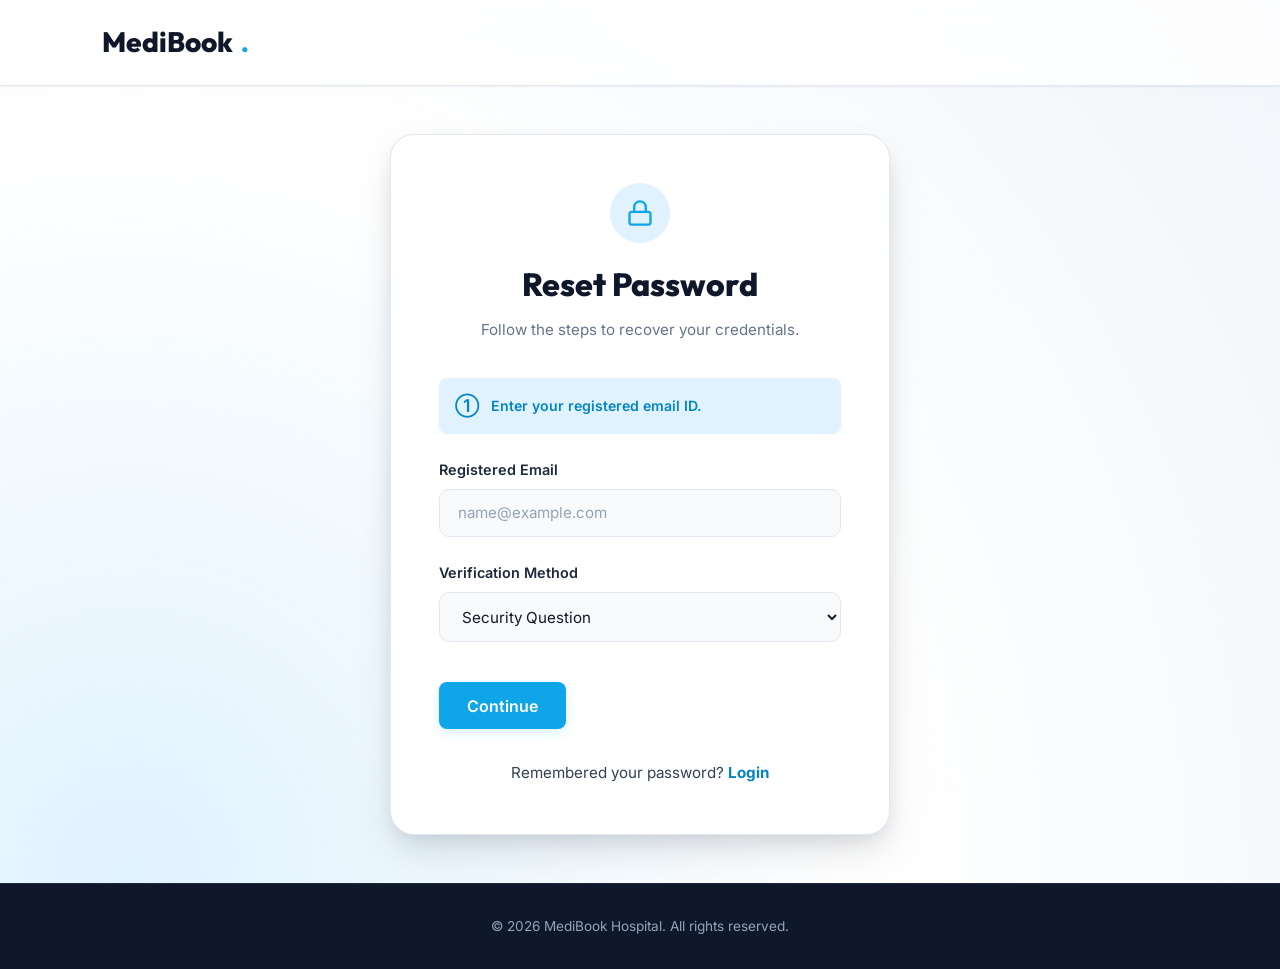
<file: templates/forgot_password.html>
<!DOCTYPE html>
<html lang="en">
<head>
    <meta charset="UTF-8">
    <meta name="viewport" content="width=device-width, initial-scale=1.0">
    <title>Forgot Password - MediBook</title>
    <link rel="stylesheet" href="/static/css/style.css">
</head>
<body style="min-height: 100vh; display: flex; flex-direction: column; background: radial-gradient(circle at 10% 90%, #e0f2fe 0%, #ffffff 50%, #f1f5f9 100%);">
    <nav>
        <a href="/" class="logo">MediBook<span>.</span></a>
    </nav>

    <div style="flex: 1; display: flex; align-items: center; justify-content: center; padding: 3rem 5%;">
        <div class="form-container animated" style="margin: 0; width: 100%; max-width: 500px; box-shadow: var(--shadow-xl);">
            <div style="text-align: center; margin-bottom: 2.25rem;">
                <div style="background-color: var(--pastel-blue); width: 60px; height: 60px; border-radius: 50%; display: flex; align-items: center; justify-content: center; margin: 0 auto 1rem;">
                    <svg xmlns="http://www.w3.org/2000/svg" width="28" height="28" viewBox="0 0 24 24" fill="none" stroke="var(--secondary)" stroke-width="2" stroke-linecap="round" stroke-linejoin="round"><rect x="3" y="11" width="18" height="11" rx="2" ry="2"></rect><path d="M7 11V7a5 5 0 0 1 10 0v4"></path></svg>
                </div>
                <h2 class="form-title" style="margin-bottom: 0.5rem; font-size: 2rem;">Reset Password</h2>
                <p style="color: var(--text-muted); font-size: 0.95rem;">Follow the steps to recover your credentials.</p>
            </div>
            
            <!-- Step 1: Email & Selection -->
            <div id="step1" class="animated">
                <div style="display: flex; gap: 0.75rem; margin-bottom: 1.5rem; align-items: center; background-color: var(--pastel-blue); padding: 0.85rem 1rem; border-radius: 8px; color: var(--secondary-hover); font-weight: 600; font-size: 0.88rem;">
                    <span style="font-size: 1.1rem;">①</span> Enter your registered email ID.
                </div>
                
                <div class="form-group">
                    <label>Registered Email</label>
                    <input type="email" id="resetEmail" required placeholder="name@example.com">
                </div>
                <div class="form-group">
                    <label>Verification Method</label>
                    <select id="verifyMethod" style="cursor: pointer;">
                        <option value="security">Security Question</option>
                        <option value="otp">OTP via Phone (Simulated)</option>
                    </select>
                </div>
                <button class="btn-primary" style="margin-top: 1rem;" onclick="proceedToVerify()">Continue</button>
            </div>
    
            <!-- Step 2: Security Question (Dynamic) -->
            <div id="step2" style="display: none;" class="animated">
                <div style="display: flex; gap: 0.75rem; margin-bottom: 1.5rem; align-items: center; background-color: var(--pastel-blue); padding: 0.85rem 1rem; border-radius: 8px; color: var(--secondary-hover); font-weight: 600; font-size: 0.88rem;">
                    <span style="font-size: 1.1rem;">②</span> Answer your security question.
                </div>
                
                <p id="questionText" style="margin-bottom: 1.5rem; font-weight: 600; color: var(--primary); padding: 1rem; background-color: var(--bg-light); border-radius: 10px; border: 1px solid var(--border-color);"></p>
                
                <div class="form-group">
                    <label>Your Answer</label>
                    <input type="text" id="securityAnswer" required placeholder="Your answer">
                </div>
                <button class="btn-primary" style="margin-top: 1rem;" onclick="verifySecurity()">Verify Answer</button>
            </div>
    
            <!-- Step 3: Password Reset -->
            <div id="step3" style="display: none;" class="animated">
                <div style="display: flex; gap: 0.75rem; margin-bottom: 1.5rem; align-items: center; background-color: var(--pastel-blue); padding: 0.85rem 1rem; border-radius: 8px; color: var(--secondary-hover); font-weight: 600; font-size: 0.88rem;">
                    <span style="font-size: 1.1rem;">③</span> Establish a secure new password.
                </div>
                
                <div class="form-group">
                    <label>New Password</label>
                    <input type="password" id="newPassword" required placeholder="••••••••">
                </div>
                <div class="form-group">
                    <label>Confirm New Password</label>
                    <input type="password" id="confirmNewPassword" required placeholder="••••••••">
                </div>
                <button class="btn-primary" style="margin-top: 1rem;" onclick="resetPassword()">Reset Password</button>
            </div>
            
            <p style="text-align: center; margin-top: 2rem; font-size: 0.95rem;">
                Remembered your password? <a href="/login" style="color: var(--secondary-hover); text-decoration: none; font-weight: 700; transition: var(--transition);">Login</a>
            </p>
        </div>
    </div>

    <footer style="padding: 2rem 5%; background-color: var(--primary);">
        <p style="font-size: 0.85rem; color: var(--text-light); text-align: center;">&copy; 2026 MediBook Hospital. All rights reserved.</p>
    </footer>

    <script>
        let userEmail = '';
 
        async function proceedToVerify() {
            userEmail = document.getElementById('resetEmail').value;
            const method = document.getElementById('verifyMethod').value;
 
            if (!userEmail) return alert("Please enter your email");
 
            if (method === 'security') {
                // Fetch user's security question
                const response = await fetch(`/api/forgot-password/question?email=${userEmail}`);
                const data = await response.json();
                
                if (response.ok) {
                    document.getElementById('step1').style.display = 'none';
                    document.getElementById('step2').style.display = 'block';
                    document.getElementById('questionText').innerText = `Question: ${data.question}`;
                } else {
                    alert(data.detail || "User not found");
                }
            } else {
                alert("OTP verification is simulated. For now, please use the Security Question method.");
            }
        }
 
        async function verifySecurity() {
            const answer = document.getElementById('securityAnswer').value;
            const response = await fetch('/api/forgot-password/verify', {
                method: 'POST',
                headers: {'Content-Type': 'application/json'},
                body: JSON.stringify({email: userEmail, answer: answer})
            });
 
            if (response.ok) {
                document.getElementById('step2').style.display = 'none';
                document.getElementById('step3').style.display = 'block';
            } else {
                alert("Incorrect answer");
            }
        }
 
        async function resetPassword() {
            const pass = document.getElementById('newPassword').value;
            const confirm = document.getElementById('confirmNewPassword').value;
 
            if (pass !== confirm) return alert("Passwords do not match");
 
            const response = await fetch('/api/forgot-password/reset', {
                method: 'POST',
                headers: {'Content-Type': 'application/json'},
                body: JSON.stringify({email: userEmail, new_password: pass})
            });
 
            if (response.ok) {
                alert("Password reset successfully!");
                window.location.href = '/login';
            } else {
                alert("Error resetting password");
            }
        }
    </script>
</body>
</html>
</file>
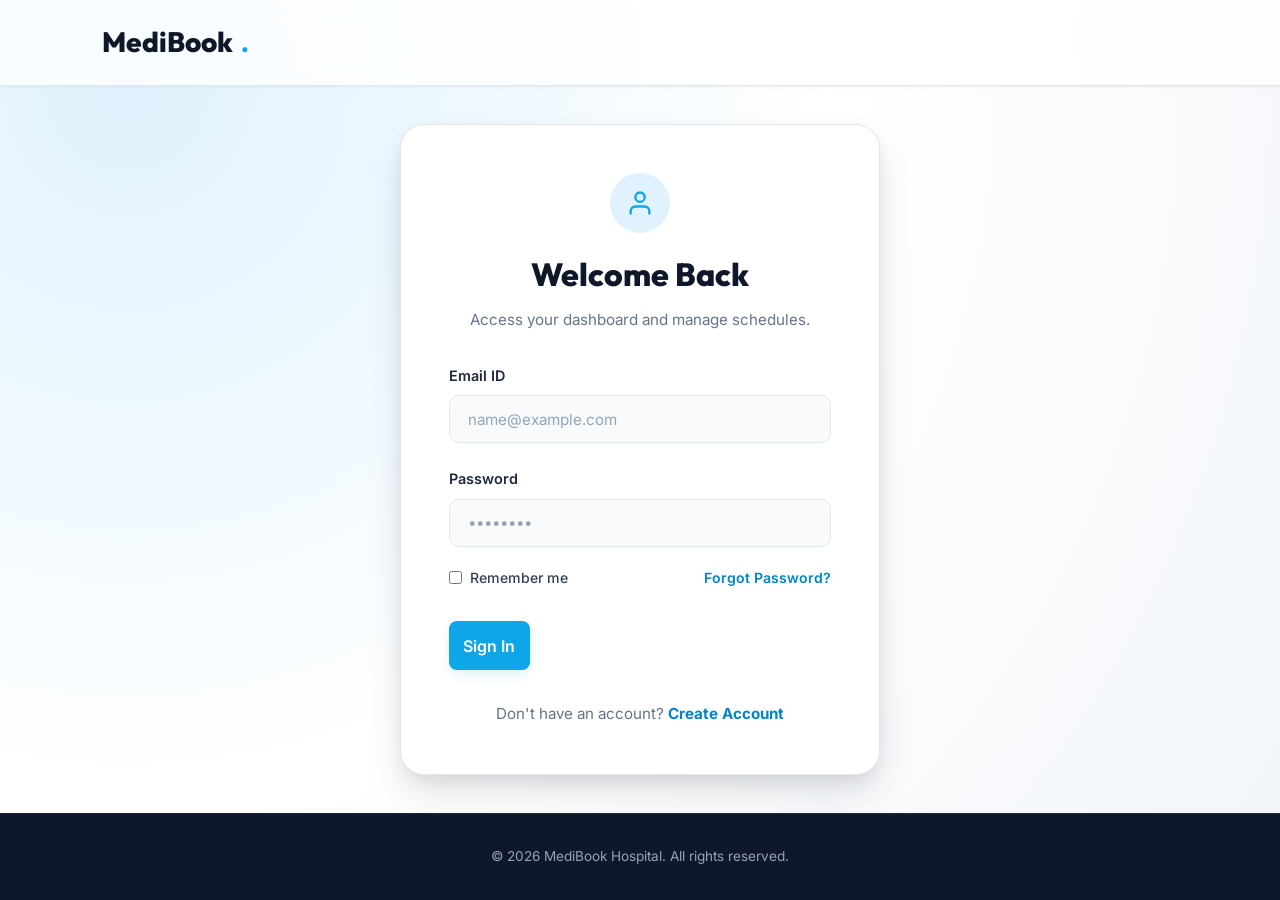
<file: templates/login.html>
<!DOCTYPE html>
<html lang="en">
<head>
    <meta charset="UTF-8">
    <meta name="viewport" content="width=device-width, initial-scale=1.0">
    <title>Login - MediBook</title>
    <link rel="stylesheet" href="/static/css/style.css">
</head>
<body style="min-height: 100vh; display: flex; flex-direction: column; background: radial-gradient(circle at 10% 10%, #e0f2fe 0%, #ffffff 50%, #f1f5f9 100%);">
    <nav>
        <a href="/" class="logo">MediBook<span>.</span></a>
    </nav>

    <div style="flex: 1; display: flex; align-items: center; justify-content: center; padding: 2rem 5%;">
        <div class="form-container animated" style="margin: 0; width: 100%; max-width: 480px; box-shadow: var(--shadow-xl);">
            <div style="text-align: center; margin-bottom: 2rem;">
                <div style="background-color: var(--pastel-blue); width: 60px; height: 60px; border-radius: 50%; display: flex; align-items: center; justify-content: center; margin: 0 auto 1rem;">
                    <svg xmlns="http://www.w3.org/2000/svg" width="28" height="28" viewBox="0 0 24 24" fill="none" stroke="var(--secondary)" stroke-width="2" stroke-linecap="round" stroke-linejoin="round"><path d="M20 21v-2a4 4 0 0 0-4-4H8a4 4 0 0 0-4 4v2"></path><circle cx="12" cy="7" r="4"></circle></svg>
                </div>
                <h2 class="form-title" style="margin-bottom: 0.5rem; font-size: 2rem;">Welcome Back</h2>
                <p style="color: var(--text-muted); font-size: 0.95rem;">Access your dashboard and manage schedules.</p>
            </div>
            
            <form action="/api/login" method="POST">
                <div class="form-group">
                    <label>Email ID</label>
                    <input type="email" name="email" required placeholder="name@example.com">
                </div>
                <div class="form-group" style="margin-bottom: 1.25rem;">
                    <label>Password</label>
                    <input type="password" name="password" required placeholder="••••••••">
                </div>
                
                <div style="display: flex; justify-content: space-between; align-items: center; margin-bottom: 2rem; font-size: 0.88rem;">
                    <label style="display: flex; align-items: center; gap: 0.5rem; font-weight: 500; color: var(--text-main); cursor: pointer;">
                        <input type="checkbox" style="width: auto; cursor: pointer; accent-color: var(--secondary);"> Remember me
                    </label>
                    <a href="/forgot-password" style="color: var(--secondary-hover); text-decoration: none; font-weight: 600; transition: var(--transition);">Forgot Password?</a>
                </div>
    
                <button type="submit" class="btn-primary" style="padding: 0.9rem;">Sign In</button>
            </form>
    
            <p style="text-align: center; margin-top: 2rem; font-size: 0.95rem; color: var(--text-muted);">
                Don't have an account? <a href="/register" style="color: var(--secondary-hover); text-decoration: none; font-weight: 700; transition: var(--transition);">Create Account</a>
            </p>
        </div>
    </div>

    <footer style="padding: 2rem 5%; background-color: var(--primary);">
        <p style="font-size: 0.85rem; color: var(--text-light); text-align: center;">&copy; 2026 MediBook Hospital. All rights reserved.</p>
    </footer>
</body>
</html>
</file>
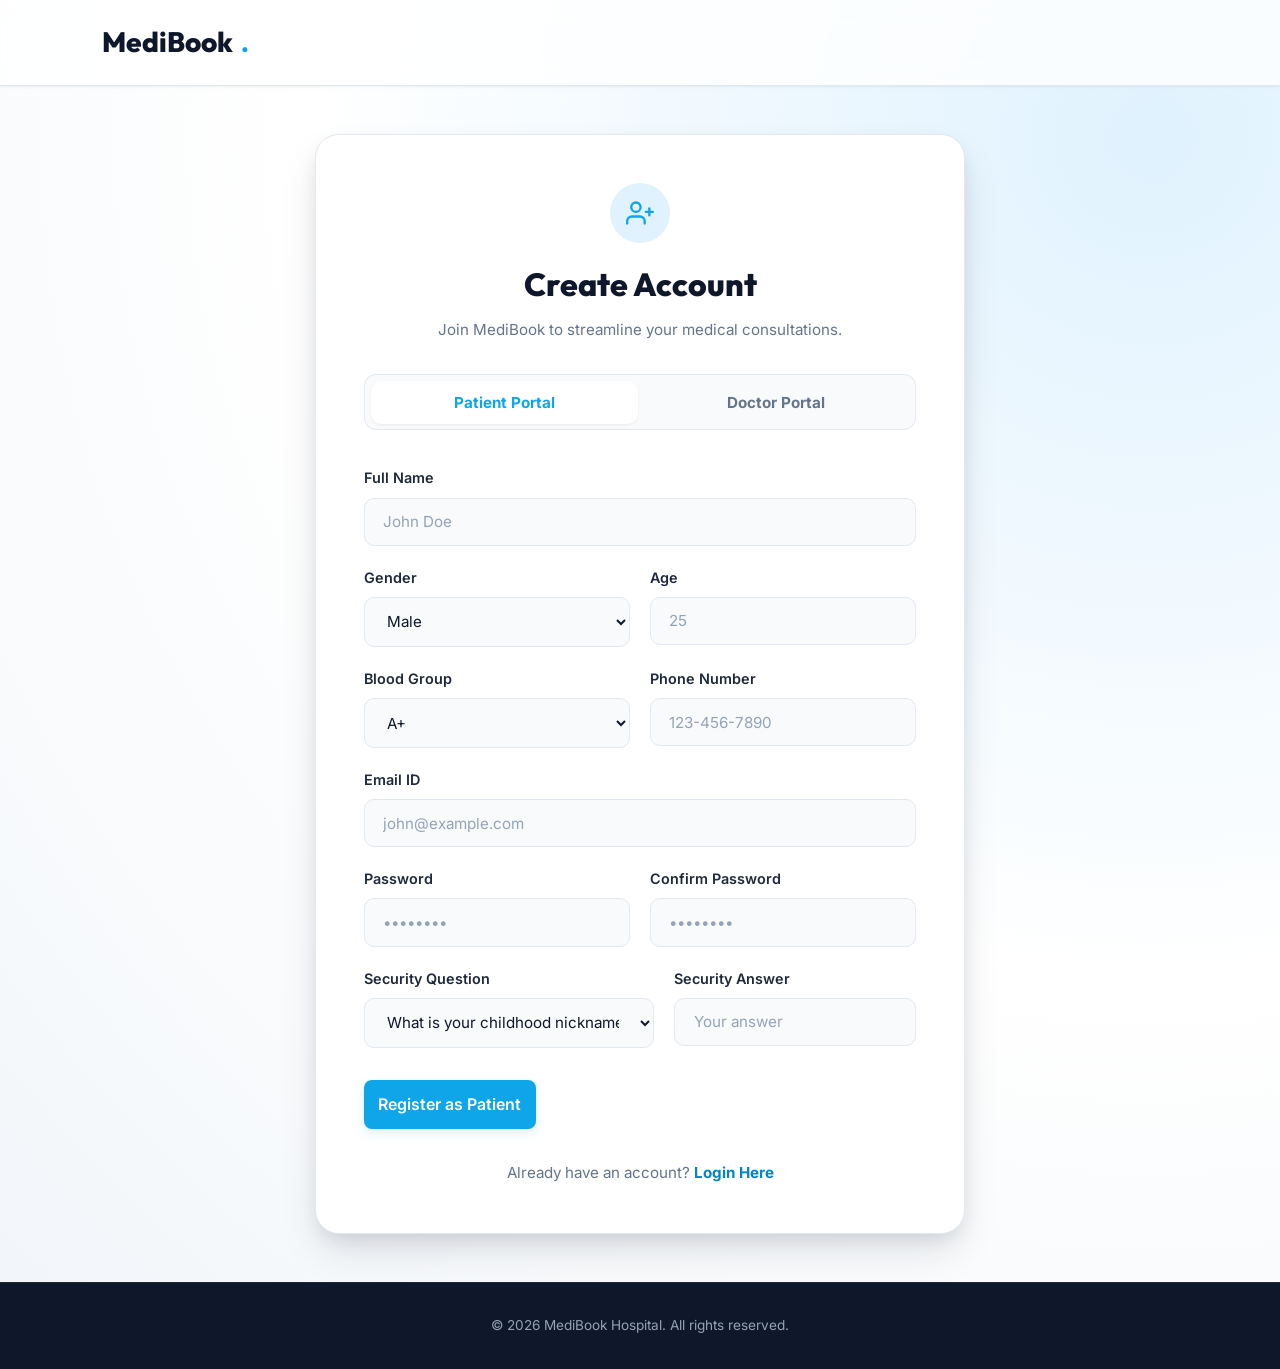
<file: templates/register.html>
<!DOCTYPE html>
<html lang="en">
<head>
    <meta charset="UTF-8">
    <meta name="viewport" content="width=device-width, initial-scale=1.0">
    <title>Register - MediBook</title>
    <link rel="stylesheet" href="/static/css/style.css">
</head>
<body style="min-height: 100vh; display: flex; flex-direction: column; background: radial-gradient(circle at 90% 10%, #e0f2fe 0%, #ffffff 50%, #f1f5f9 100%);">
    <nav>
        <a href="/" class="logo">MediBook<span>.</span></a>
    </nav>

    <div style="flex: 1; display: flex; align-items: center; justify-content: center; padding: 3rem 5%;">
        <div class="form-container animated" style="margin: 0; width: 100%; max-width: 650px; box-shadow: var(--shadow-xl);">
            <div style="text-align: center; margin-bottom: 2rem;">
                <div style="background-color: var(--pastel-blue); width: 60px; height: 60px; border-radius: 50%; display: flex; align-items: center; justify-content: center; margin: 0 auto 1rem;">
                    <svg xmlns="http://www.w3.org/2000/svg" width="28" height="28" viewBox="0 0 24 24" fill="none" stroke="var(--secondary)" stroke-width="2" stroke-linecap="round" stroke-linejoin="round"><path d="M16 21v-2a4 4 0 0 0-4-4H5a4 4 0 0 0-4 4v2"></path><circle cx="8.5" cy="7" r="4"></circle><line x1="20" y1="8" x2="20" y2="14"></line><line x1="23" y1="11" x2="17" y2="11"></line></svg>
                </div>
                <h2 class="form-title" style="margin-bottom: 0.5rem; font-size: 2rem;">Create Account</h2>
                <p style="color: var(--text-muted); font-size: 0.95rem;">Join MediBook to streamline your medical consultations.</p>
            </div>
            
            <!-- Custom Segmented Tab Toggle -->
            <div class="role-toggle">
                <button type="button" id="patientBtn" class="role-btn active" onclick="switchRole('patient')">Patient Portal</button>
                <button type="button" id="doctorBtn" class="role-btn" onclick="switchRole('doctor')">Doctor Portal</button>
            </div>
    
            <!-- Patient Form -->
            <form id="patientForm" action="/api/register/patient" method="POST" class="animated">
                <div style="display: grid; grid-template-columns: 1fr; gap: 1.25rem;">
                    <div class="form-group" style="margin-bottom: 0;">
                        <label>Full Name</label>
                        <input type="text" name="full_name" required placeholder="John Doe">
                    </div>
                    
                    <div style="display: grid; grid-template-columns: 1fr 1fr; gap: 1.25rem;">
                        <div class="form-group" style="margin-bottom: 0;">
                            <label>Gender</label>
                            <select name="gender" required>
                                <option value="Male">Male</option>
                                <option value="Female">Female</option>
                                <option value="Other">Other</option>
                            </select>
                        </div>
                        <div class="form-group" style="margin-bottom: 0;">
                            <label>Age</label>
                            <input type="number" name="age" required placeholder="25">
                        </div>
                    </div>
                    
                    <div style="display: grid; grid-template-columns: 1fr 1fr; gap: 1.25rem;">
                        <div class="form-group" style="margin-bottom: 0;">
                            <label>Blood Group</label>
                            <select name="blood_group" required>
                                <option value="A+">A+</option>
                                <option value="A-">A-</option>
                                <option value="B+">B+</option>
                                <option value="B-">B-</option>
                                <option value="O+">O+</option>
                                <option value="O-">O-</option>
                                <option value="AB+">AB+</option>
                                <option value="AB-">AB-</option>
                            </select>
                        </div>
                        <div class="form-group" style="margin-bottom: 0;">
                            <label>Phone Number</label>
                            <input type="tel" name="phone" required placeholder="123-456-7890">
                        </div>
                    </div>
                    
                    <div class="form-group" style="margin-bottom: 0;">
                        <label>Email ID</label>
                        <input type="email" name="email" required placeholder="john@example.com">
                    </div>
                    
                    <div style="display: grid; grid-template-columns: 1fr 1fr; gap: 1.25rem;">
                        <div class="form-group" style="margin-bottom: 0;">
                            <label>Password</label>
                            <input type="password" name="password" required placeholder="••••••••">
                        </div>
                        <div class="form-group" style="margin-bottom: 0;">
                            <label>Confirm Password</label>
                            <input type="password" name="confirm_password" required placeholder="••••••••">
                        </div>
                    </div>
                    
                    <div style="display: grid; grid-template-columns: 1.2fr 1fr; gap: 1.25rem;">
                        <div class="form-group" style="margin-bottom: 0;">
                            <label>Security Question</label>
                            <select name="security_question" required>
                                <option value="nickname">What is your childhood nickname?</option>
                                <option value="school">What was your first school name?</option>
                                <option value="food">What is your favorite food?</option>
                                <option value="pet">What is your pet’s name?</option>
                            </select>
                        </div>
                        <div class="form-group" style="margin-bottom: 0;">
                            <label>Security Answer</label>
                            <input type="text" name="security_answer" required placeholder="Your answer">
                        </div>
                    </div>
                </div>
                
                <button type="submit" class="btn-primary" style="margin-top: 2rem; padding: 0.9rem;">Register as Patient</button>
            </form>
    
            <!-- Doctor Form (Hidden by default) -->
            <form id="doctorForm" action="/api/register/doctor" method="POST" enctype="multipart/form-data" style="display: none;" class="animated">
                <div style="display: grid; grid-template-columns: 1fr; gap: 1.25rem;">
                    <div class="form-group" style="margin-bottom: 0;">
                        <label>Full Name</label>
                        <input type="text" name="full_name" required placeholder="Dr. Sarah Jenkins">
                    </div>
                    
                    <div style="display: grid; grid-template-columns: 1fr 1fr; gap: 1.25rem;">
                        <div class="form-group" style="margin-bottom: 0;">
                            <label>Gender</label>
                            <select name="gender" required>
                                <option value="Male">Male</option>
                                <option value="Female">Female</option>
                                <option value="Other">Other</option>
                            </select>
                        </div>
                        <div class="form-group" style="margin-bottom: 0;">
                            <label>Doctor ID</label>
                            <input type="text" name="doctor_id" required placeholder="DOC123">
                        </div>
                    </div>
                    
                    <div class="form-group" style="margin-bottom: 0;">
                        <label>Specialization</label>
                        <select name="specialization" required>
                            <option value="Cardiologist">Cardiologist</option>
                            <option value="Dermatologist">Dermatologist</option>
                            <option value="Neurologist">Neurologist</option>
                            <option value="Orthopedic">Orthopedic</option>
                            <option value="Pediatrician">Pediatrician</option>
                            <option value="ENT">ENT</option>
                            <option value="Gynecologist">Gynecologist</option>
                            <option value="General Physician">General Physician</option>
                        </select>
                    </div>
                    
                    <div style="display: grid; grid-template-columns: 1fr 1fr; gap: 1.25rem;">
                        <div class="form-group" style="margin-bottom: 0;">
                            <label>Experience (Years)</label>
                            <input type="number" name="experience" required placeholder="8">
                        </div>
                        <div class="form-group" style="margin-bottom: 0;">
                            <label>Qualification</label>
                            <input type="text" name="qualification" required placeholder="MBBS, MD">
                        </div>
                    </div>
                    
                    <div style="display: grid; grid-template-columns: 1fr 1fr; gap: 1.25rem;">
                        <div class="form-group" style="margin-bottom: 0;">
                            <label>Phone Number</label>
                            <input type="tel" name="phone" required placeholder="123-456-7890">
                        </div>
                        <div class="form-group" style="margin-bottom: 0;">
                            <label>Email ID</label>
                            <input type="email" name="email" required placeholder="sarah@medibook.com">
                        </div>
                    </div>
                    
                    <div style="display: grid; grid-template-columns: 1fr 1fr; gap: 1.25rem;">
                        <div class="form-group" style="margin-bottom: 0;">
                            <label>Password</label>
                            <input type="password" name="password" required placeholder="••••••••">
                        </div>
                        <div class="form-group" style="margin-bottom: 0;">
                            <label>Confirm Password</label>
                            <input type="password" name="confirm_password" required placeholder="••••••••">
                        </div>
                    </div>
                    
                    <div style="display: grid; grid-template-columns: 1.2fr 1fr; gap: 1.25rem;">
                        <div class="form-group" style="margin-bottom: 0;">
                            <label>Security Question</label>
                            <select name="security_question" required>
                                <option value="nickname">What is your childhood nickname?</option>
                                <option value="school">What was your first school name?</option>
                                <option value="food">What is your favorite food?</option>
                                <option value="mother">What is your mother’s maiden name?</option>
                            </select>
                        </div>
                        <div class="form-group" style="margin-bottom: 0;">
                            <label>Security Answer</label>
                            <input type="text" name="security_answer" required placeholder="Your answer">
                        </div>
                    </div>
                    
                    <div class="form-group" style="margin-bottom: 0;">
                        <label>Profile Image (Optional)</label>
                        <input type="file" name="profile_image" accept="image/*" style="padding: 0.5rem;">
                    </div>
                </div>
                
                <button type="submit" class="btn-primary" style="margin-top: 2rem; padding: 0.9rem;">Register as Doctor</button>
            </form>
    
            <p style="text-align: center; margin-top: 2rem; font-size: 0.95rem; color: var(--text-muted);">
                Already have an account? <a href="/login" style="color: var(--secondary-hover); text-decoration: none; font-weight: 700; transition: var(--transition);">Login Here</a>
            </p>
        </div>
    </div>

    <footer style="padding: 2rem 5%; background-color: var(--primary);">
        <p style="font-size: 0.85rem; color: var(--text-light); text-align: center;">&copy; 2026 MediBook Hospital. All rights reserved.</p>
    </footer>

    <script>
        function switchRole(role) {
            const patientForm = document.getElementById('patientForm');
            const doctorForm = document.getElementById('doctorForm');
            const patientBtn = document.getElementById('patientBtn');
            const doctorBtn = document.getElementById('doctorBtn');
 
            if (role === 'patient') {
                patientForm.style.display = 'block';
                doctorForm.style.display = 'none';
                patientBtn.classList.add('active');
                doctorBtn.classList.remove('active');
            } else {
                patientForm.style.display = 'none';
                doctorForm.style.display = 'block';
                doctorBtn.classList.add('active');
                patientBtn.classList.remove('active');
            }
        }
    </script>
</body>
</html>
</file>
<file: static/css/style.css>
@import url('https://fonts.googleapis.com/css2?family=Inter:wght@300;400;500;600;700&family=Outfit:wght@400;500;600;700;800&display=swap');

:root {
    /* Color Palette */
    --primary: #0f172a;        /* Deep Slate */
    --primary-light: #1e293b;  /* Lighter Slate */
    --secondary: #0ea5e9;      /* Medical Sky Blue */
    --secondary-hover: #0284c7;
    --accent: #0d9488;         /* Teal Accent */
    --accent-hover: #0f766e;
    --bg-light: #f8fafc;       /* Slate 50 background */
    --bg-card: #ffffff;
    --text-main: #334155;      /* Slate 700 main body */
    --text-muted: #64748b;     /* Slate 500 details */
    --text-light: #94a3b8;     /* Slate 400 */
    --border-color: #e2e8f0;   /* Slate 200 thin borders */
    --focus-ring: rgba(14, 165, 233, 0.25);
    
    /* Semantic Colors */
    --success: #10b981;        /* Emerald 500 */
    --success-bg: #d1fae5;
    --danger: #ef4444;         /* Red 500 */
    --danger-bg: #fee2e2;
    --warning: #f59e0b;
    --warning-bg: #fef3c7;
    --pastel-blue: #e0f2fe;    /* Sky 100 */
    
    /* Layout & Shadows */
    --border-radius-sm: 8px;
    --border-radius: 16px;
    --border-radius-lg: 24px;
    
    --shadow-sm: 0 1px 3px rgba(0,0,0,0.05), 0 1px 2px rgba(0,0,0,0.02);
    --shadow-md: 0 4px 6px -1px rgba(15, 23, 42, 0.05), 0 2px 4px -2px rgba(15, 23, 42, 0.05);
    --shadow-lg: 0 10px 25px -3px rgba(15, 23, 42, 0.08), 0 4px 12px -4px rgba(15, 23, 42, 0.08);
    --shadow-xl: 0 20px 40px -5px rgba(15, 23, 42, 0.12), 0 8px 20px -6px rgba(15, 23, 42, 0.12);
    
    --font-sans: 'Inter', -apple-system, BlinkMacSystemFont, "Segoe UI", Roboto, sans-serif;
    --font-title: 'Outfit', var(--font-sans);
    
    --transition: all 0.3s cubic-bezier(0.4, 0, 0.2, 1);
}

/* Base resets & styles */
* {
    margin: 0;
    padding: 0;
    box-sizing: border-box;
    font-family: var(--font-sans);
}

body {
    background-color: var(--bg-light);
    color: var(--text-main);
    line-height: 1.6;
    overflow-x: hidden;
    -webkit-font-smoothing: antialiased;
}

h1, h2, h3, h4, h5, h6 {
    font-family: var(--font-title);
    color: var(--primary);
    font-weight: 700;
}

/* Animations */
@keyframes fadeIn {
    from { opacity: 0; transform: translateY(12px); }
    to { opacity: 1; transform: translateY(0); }
}

@keyframes slideInLeft {
    from { transform: translateX(-100%); }
    to { transform: translateX(0); }
}

@keyframes pulseEffect {
    0% { transform: scale(1); box-shadow: 0 0 0 0 rgba(14, 165, 233, 0.4); }
    70% { transform: scale(1.03); box-shadow: 0 0 0 12px rgba(14, 165, 233, 0); }
    100% { transform: scale(1); box-shadow: 0 0 0 0 rgba(14, 165, 233, 0); }
}

@keyframes successBounce {
    0% { transform: scale(0.3); opacity: 0; }
    50% { transform: scale(1.1); }
    70% { transform: scale(0.9); }
    100% { transform: scale(1); opacity: 1; }
}

/* Utility classes */
.animated {
    animation: fadeIn 0.6s cubic-bezier(0.16, 1, 0.3, 1) forwards;
}

/* Navbar redone */
nav {
    background: rgba(255, 255, 255, 0.8);
    backdrop-filter: blur(12px);
    border-bottom: 1px solid var(--border-color);
    padding: 1.25rem 8%;
    display: flex;
    justify-content: space-between;
    align-items: center;
    position: sticky;
    top: 0;
    z-index: 1000;
    box-shadow: var(--shadow-sm);
    transition: var(--transition);
}

.logo {
    font-family: var(--font-title);
    font-size: 1.75rem;
    font-weight: 800;
    color: var(--primary);
    text-decoration: none;
    display: flex;
    align-items: center;
    gap: 0.5rem;
}

.logo span {
    color: var(--secondary);
}

.nav-links {
    display: flex;
    list-style: none;
    gap: 2.5rem;
    align-items: center;
}

.nav-links a {
    text-decoration: none;
    color: var(--text-main);
    font-weight: 550;
    font-size: 0.95rem;
    transition: var(--transition);
    position: relative;
    padding: 0.25rem 0;
}

.nav-links a::after {
    content: '';
    position: absolute;
    bottom: 0;
    left: 0;
    width: 0;
    height: 2px;
    background-color: var(--secondary);
    transition: var(--transition);
}

.nav-links a:hover {
    color: var(--secondary);
}

.nav-links a:hover::after {
    width: 100%;
}

.btn-login {
    background: var(--secondary);
    color: var(--white) !important;
    padding: 0.6rem 1.75rem !important;
    border-radius: 50px;
    box-shadow: 0 4px 12px rgba(14, 165, 233, 0.2);
}

.btn-login::after {
    display: none !important;
}

.btn-login:hover {
    background: var(--secondary-hover);
    transform: translateY(-2px);
    box-shadow: 0 6px 16px rgba(14, 165, 233, 0.3);
}

/* Mobile Toggle Hamburger */
.mobile-nav-toggle {
    display: none;
    background: none;
    border: none;
    cursor: pointer;
    font-size: 1.5rem;
    color: var(--primary);
}

/* Hero Section */
.hero {
    padding: 7rem 8% 6rem;
    display: flex;
    align-items: center;
    justify-content: space-between;
    background: radial-gradient(circle at 80% 20%, #e0f2fe 0%, #ffffff 50%, #f8fafc 100%);
    min-height: calc(85vh - 72px);
    gap: 4rem;
}

.hero-content {
    max-width: 600px;
    animation: fadeIn 0.8s cubic-bezier(0.16, 1, 0.3, 1);
}

.hero h1 {
    font-size: 3.75rem;
    line-height: 1.15;
    color: var(--primary);
    margin-bottom: 1.5rem;
}

.hero h1 span {
    color: var(--secondary);
}

.hero p {
    font-size: 1.15rem;
    color: var(--text-muted);
    margin-bottom: 2.5rem;
    line-height: 1.75;
}

.hero-image {
    flex: 1;
    display: flex;
    justify-content: center;
    align-items: center;
    position: relative;
    animation: fadeIn 1s cubic-bezier(0.16, 1, 0.3, 1) 0.2s both;
}

.hero-image img {
    max-width: 100%;
    height: auto;
    filter: drop-shadow(0 20px 30px rgba(15, 23, 42, 0.08));
    transform: scale(1.05);
}

/* Cards & Layout */
.card {
    background: var(--bg-card);
    padding: 2.25rem;
    border-radius: var(--border-radius);
    box-shadow: var(--shadow-md);
    border: 1px solid var(--border-color);
    transition: var(--transition);
}

.card:hover {
    transform: translateY(-6px);
    box-shadow: var(--shadow-lg);
    border-color: rgba(14, 165, 233, 0.2);
}

/* Buttons */
.btn-primary {
    background: var(--secondary);
    color: #fff;
    border: none;
    padding: 0.85rem 1.75rem;
    border-radius: var(--border-radius-sm);
    font-size: 1rem;
    font-weight: 600;
    cursor: pointer;
    transition: var(--transition);
    display: inline-flex;
    align-items: center;
    justify-content: center;
    gap: 0.5rem;
    text-decoration: none;
    box-shadow: 0 4px 12px rgba(14, 165, 233, 0.15);
}

.btn-primary:hover {
    background: var(--secondary-hover);
    transform: translateY(-2px);
    box-shadow: 0 6px 16px rgba(14, 165, 233, 0.25);
}

.btn-primary:active {
    transform: translateY(0);
}

.btn-primary:focus-visible {
    outline: 2px solid var(--secondary);
    outline-offset: 2px;
}

.btn-outline {
    background: transparent;
    color: var(--secondary);
    border: 2px solid var(--secondary);
    padding: 0.75rem 1.75rem;
    border-radius: var(--border-radius-sm);
    font-size: 1rem;
    font-weight: 600;
    cursor: pointer;
    transition: var(--transition);
    display: inline-flex;
    align-items: center;
    justify-content: center;
    text-decoration: none;
}

.btn-outline:hover {
    background: var(--pastel-blue);
    transform: translateY(-2px);
}

/* Forms Redesign */
.form-container {
    background: var(--bg-card);
    padding: 3rem;
    border-radius: var(--border-radius-lg);
    box-shadow: var(--shadow-lg);
    border: 1px solid var(--border-color);
    width: 100%;
    max-width: 550px;
    margin: 4rem auto;
    animation: fadeIn 0.6s cubic-bezier(0.16, 1, 0.3, 1);
}

.form-title {
    text-align: center;
    margin-bottom: 2.25rem;
    font-size: 2.25rem;
    font-weight: 800;
    color: var(--primary);
}

.form-group {
    margin-bottom: 1.5rem;
    position: relative;
}

.form-group label {
    display: block;
    margin-bottom: 0.5rem;
    font-weight: 600;
    font-size: 0.9rem;
    color: var(--primary-light);
}

.form-group input, .form-group select, .form-group textarea {
    width: 100%;
    padding: 0.85rem 1.15rem;
    border: 1.5px solid var(--border-color);
    border-radius: 10px;
    outline: none;
    font-size: 0.95rem;
    color: var(--primary);
    background-color: var(--bg-light);
    transition: var(--transition);
}

.form-group input::placeholder {
    color: var(--text-light);
}

.form-group input:focus, .form-group select:focus, .form-group textarea:focus {
    border-color: var(--secondary);
    background-color: #fff;
    box-shadow: 0 0 0 4px var(--focus-ring);
}

/* Segmented Control / Role Toggle */
.role-toggle {
    display: flex;
    background: var(--bg-light);
    border: 1px solid var(--border-color);
    border-radius: 12px;
    padding: 0.35rem;
    gap: 0.25rem;
    margin-bottom: 2.25rem;
}

.role-btn {
    flex: 1;
    padding: 0.75rem;
    border: none;
    background: none;
    border-radius: 10px;
    cursor: pointer;
    font-weight: 700;
    font-size: 0.95rem;
    color: var(--text-muted);
    transition: var(--transition);
}

.role-btn:hover {
    color: var(--primary);
}

.role-btn.active {
    background: var(--bg-card);
    color: var(--secondary);
    box-shadow: var(--shadow-sm);
}

/* Footer Section */
footer {
    padding: 4rem 8% 3rem;
    background: var(--primary);
    color: #fff;
    text-align: center;
    border-top: 1px solid var(--primary-light);
}

footer p {
    color: var(--text-light);
    font-size: 0.95rem;
}

/* Dashboard Sidebar & Core Grid */
.sidebar {
    width: 280px;
    background: var(--bg-card);
    height: 100vh;
    position: fixed;
    top: 0;
    left: 0;
    padding: 2.5rem 1.75rem;
    border-right: 1px solid var(--border-color);
    z-index: 100;
    display: flex;
    flex-direction: column;
}

.sidebar .logo {
    margin-bottom: 3.5rem;
}

.sidebar-links {
    list-style: none;
    display: flex;
    flex-direction: column;
    gap: 0.5rem;
}

.sidebar-links li {
    margin: 0;
}

.sidebar-links a {
    text-decoration: none;
    color: var(--text-muted);
    font-weight: 600;
    display: flex;
    align-items: center;
    gap: 1rem;
    padding: 0.9rem 1.25rem;
    border-radius: 12px;
    font-size: 0.95rem;
    transition: var(--transition);
}

.sidebar-links a:hover {
    background: var(--bg-light);
    color: var(--primary);
}

.sidebar-links a.active {
    background: var(--pastel-blue);
    color: var(--secondary-hover);
}

.main-content {
    margin-left: 280px;
    padding: 3rem 6%;
    min-height: 100vh;
}

/* Mobile Sidebar Top Bar */
.mobile-top-bar {
    display: none;
    background: var(--bg-card);
    padding: 1rem 5%;
    border-bottom: 1px solid var(--border-color);
    position: sticky;
    top: 0;
    z-index: 200;
    justify-content: space-between;
    align-items: center;
    box-shadow: var(--shadow-sm);
}

/* Profile Bar Header Cards */
.patient-profile-bar, .doctor-profile-bar {
    background: linear-gradient(135deg, var(--bg-card) 0%, var(--pastel-blue) 100%);
    padding: 2rem 2.5rem;
    border-radius: var(--border-radius-lg);
    box-shadow: var(--shadow-md);
    border: 1px solid var(--border-color);
    display: flex;
    align-items: center;
    gap: 2.25rem;
    margin-bottom: 3rem;
}

.patient-avatar, .doctor-avatar {
    width: 100px;
    height: 100px;
    border-radius: 50%;
    object-fit: cover;
    border: 4px solid #fff;
    box-shadow: var(--shadow-md);
    background-color: var(--bg-light);
}

.welcome-info h2 {
    margin: 0 0 0.25rem;
    font-size: 2.15rem;
    font-weight: 800;
    color: var(--primary);
}

.welcome-info h2 span {
    color: var(--secondary-hover);
}

.welcome-info p {
    margin: 0;
    color: var(--text-muted);
    font-weight: 600;
    font-size: 1.05rem;
}

.pulse-booking-container {
    text-align: center;
    padding: 4rem 2rem;
    background: var(--bg-card);
    border-radius: var(--border-radius-lg);
    box-shadow: var(--shadow-md);
    border: 1.5px dashed var(--border-color);
    margin-bottom: 3rem;
}

.start-booking-btn {
    padding: 1.25rem 3rem;
    font-size: 1.2rem;
    font-weight: 700;
    border-radius: 50px;
    animation: pulseEffect 2.2s infinite;
}

/* Unified Search & Filters */
.search-bar {
    background: var(--bg-card);
    padding: 1.25rem;
    border-radius: var(--border-radius);
    display: grid;
    grid-template-columns: 1fr auto auto;
    gap: 1.25rem;
    margin-bottom: 3rem;
    box-shadow: var(--shadow-md);
    border: 1px solid var(--border-color);
}

.search-bar input, .search-bar select {
    background-color: var(--bg-light);
    border: 1px solid var(--border-color);
    border-radius: var(--border-radius-sm);
    padding: 0.9rem 1.25rem;
    outline: none;
    font-size: 0.95rem;
    transition: var(--transition);
}

.search-bar input:focus, .search-bar select:focus {
    background-color: #fff;
    border-color: var(--secondary);
    box-shadow: 0 0 0 3px var(--focus-ring);
}

/* Doctor Card Listings */
#doctorsList {
    display: grid;
    grid-template-columns: 1fr;
    gap: 1.5rem;
}

.doctor-card {
    display: flex;
    align-items: center;
    gap: 2rem;
    padding: 2rem;
    background: var(--bg-card);
    border-radius: var(--border-radius);
    border: 1px solid var(--border-color);
    box-shadow: var(--shadow-md);
    transition: var(--transition);
}

.doctor-card:hover {
    transform: translateY(-4px);
    box-shadow: var(--shadow-lg);
    border-color: rgba(14, 165, 233, 0.2);
}

.doctor-img {
    width: 90px;
    height: 90px;
    border-radius: 50%;
    object-fit: cover;
    border: 3.5px solid var(--pastel-blue);
    box-shadow: var(--shadow-sm);
    background-color: var(--bg-light);
}

.doctor-card-info {
    flex: 1;
}

.doctor-card-info h4 {
    font-size: 1.35rem;
    margin-bottom: 0.25rem;
    color: var(--primary);
}

.doctor-badge {
    display: inline-block;
    padding: 0.25rem 0.75rem;
    background-color: var(--pastel-blue);
    color: var(--secondary-hover);
    font-weight: 700;
    font-size: 0.85rem;
    border-radius: 20px;
    margin-bottom: 0.5rem;
}

.doctor-card-info p.details {
    font-size: 0.95rem;
    color: var(--text-muted);
}

/* Scheduling Bubbles/Chips (Wizard Modal) */
.bubble-grid {
    display: grid;
    grid-template-columns: repeat(auto-fill, minmax(110px, 1fr));
    gap: 0.75rem;
    margin: 1rem 0 1.5rem;
}

.bubble {
    padding: 0.75rem 1rem;
    background: var(--bg-light);
    border: 1.5px solid var(--border-color);
    color: var(--text-main);
    border-radius: 12px;
    cursor: pointer;
    font-weight: 600;
    font-size: 0.9rem;
    text-align: center;
    transition: var(--transition);
}

.bubble:hover {
    border-color: var(--secondary);
    background-color: #fff;
    color: var(--secondary);
    transform: scale(1.02);
}

.bubble.selected {
    background: var(--secondary);
    border-color: var(--secondary);
    color: #fff;
    box-shadow: 0 4px 12px rgba(14, 165, 233, 0.25);
}

.bubble.disabled {
    border-color: var(--border-color);
    color: var(--text-light);
    cursor: not-allowed;
    background: var(--bg-light);
    opacity: 0.5;
}

/* Table Design (Doctor Dash) */
.appointment-table {
    width: 100%;
    border-collapse: collapse;
    background: var(--bg-card);
    border-radius: var(--border-radius);
    overflow: hidden;
    box-shadow: var(--shadow-md);
    border: 1px solid var(--border-color);
}

.appointment-table th, .appointment-table td {
    padding: 1.15rem 1.5rem;
    text-align: left;
    border-bottom: 1px solid var(--border-color);
    font-size: 0.95rem;
}

.appointment-table th {
    background: var(--bg-light);
    color: var(--primary);
    font-weight: 700;
    text-transform: uppercase;
    font-size: 0.8rem;
    letter-spacing: 0.05em;
}

.appointment-table tr:last-child td {
    border-bottom: none;
}

.appointment-table tr:hover td {
    background-color: var(--bg-light);
}

.status-badge {
    display: inline-block;
    padding: 0.35rem 0.85rem;
    font-size: 0.85rem;
    font-weight: 700;
    border-radius: 30px;
    text-transform: capitalize;
}

.status-scheduled {
    background-color: var(--success-bg);
    color: var(--success);
}

.status-cancelled {
    background-color: var(--danger-bg);
    color: var(--danger);
}

/* Stats Cards (Doctor Overview) */
.stats-grid {
    display: grid;
    grid-template-columns: repeat(3, 1fr);
    gap: 2rem;
    margin-bottom: 3rem;
}

.stat-card {
    background: var(--bg-card);
    padding: 2rem;
    border-radius: var(--border-radius);
    box-shadow: var(--shadow-md);
    border: 1px solid var(--border-color);
    text-align: left;
    display: flex;
    flex-direction: column;
    justify-content: space-between;
    transition: var(--transition);
}

.stat-card:hover {
    transform: translateY(-4px);
    box-shadow: var(--shadow-lg);
}

.stat-card h3 {
    font-size: 2.75rem;
    font-weight: 800;
    color: var(--secondary);
    line-height: 1;
    margin-bottom: 0.5rem;
}

.stat-card p {
    color: var(--text-muted);
    font-weight: 600;
    font-size: 1rem;
}

/* Modal Popup Window Frameworks */
.modal-overlay {
    display: none;
    position: fixed;
    top: 0;
    left: 0;
    width: 100%;
    height: 100%;
    background: rgba(15, 23, 42, 0.4);
    backdrop-filter: blur(4px);
    z-index: 2000;
    justify-content: center;
    align-items: center;
    padding: 1.5rem;
}

.modal-content {
    background: var(--bg-card);
    padding: 3rem 2.5rem;
    border-radius: var(--border-radius-lg);
    box-shadow: var(--shadow-xl);
    border: 1px solid var(--border-color);
    width: 100%;
    max-width: 500px;
    position: relative;
    animation: fadeIn 0.4s cubic-bezier(0.16, 1, 0.3, 1);
}

.modal-content h3 {
    font-size: 1.75rem;
    margin-bottom: 0.5rem;
    color: var(--primary);
}

/* Special styling for Success Popup Modal */
#successModal .modal-content {
    text-align: center;
    max-width: 420px;
}

#successModal .success-icon {
    font-size: 4rem;
    color: #fff;
    background-color: var(--success);
    width: 90px;
    height: 90px;
    line-height: 90px;
    border-radius: 50%;
    display: inline-block;
    margin-bottom: 1.75rem;
    box-shadow: 0 8px 24px rgba(16, 185, 129, 0.3);
    animation: successBounce 0.6s cubic-bezier(0.175, 0.885, 0.32, 1.275) both;
}

/* Profile updates specific */
#scheduleList .schedule-item {
    padding: 1.25rem;
    border-radius: 12px;
    background-color: var(--bg-light);
    border: 1px solid var(--border-color);
    margin-bottom: 0.85rem;
    display: flex;
    justify-content: space-between;
    align-items: center;
    transition: var(--transition);
}

#scheduleList .schedule-item:hover {
    background-color: #fff;
    border-color: var(--secondary);
    box-shadow: var(--shadow-sm);
}

/* Responsiveness overrides */
@media (max-width: 1024px) {
    .hero {
        padding: 5rem 5% 4rem;
        flex-direction: column;
        text-align: center;
        gap: 3rem;
    }
    .hero-content {
        max-width: 100%;
    }
    .hero h1 {
        font-size: 3rem;
    }
    .sidebar {
        width: 80px;
        padding: 2.5rem 0.5rem;
    }
    .sidebar .logo {
        font-size: 1.25rem;
        padding-left: 0.5rem;
    }
    .sidebar-links a span {
        display: none;
    }
    .sidebar-links a {
        justify-content: center;
        padding: 1rem;
    }
    .main-content {
        margin-left: 80px;
    }
}

@media (max-width: 768px) {
    nav {
        padding: 1rem 5%;
    }
    .nav-links {
        display: none;
    }
    .mobile-nav-toggle {
        display: block;
    }
    
    .sidebar {
        transform: translateX(-100%);
        width: 260px;
        transition: transform 0.3s cubic-bezier(0.4, 0, 0.2, 1);
    }
    .sidebar.open {
        transform: translateX(0);
    }
    .sidebar-links a span {
        display: inline;
    }
    .sidebar-links a {
        justify-content: flex-start;
    }
    
    .main-content {
        margin-left: 0;
        padding: 2rem 4%;
    }
    .mobile-top-bar {
        display: flex;
    }
    
    .patient-profile-bar, .doctor-profile-bar {
        flex-direction: column;
        text-align: center;
        padding: 1.75rem;
        gap: 1.5rem;
    }
    .patient-profile-bar div:last-child {
        margin-left: unset !important;
    }
    
    .stats-grid {
        grid-template-columns: 1fr;
        gap: 1.25rem;
    }
    .search-bar {
        grid-template-columns: 1fr;
        gap: 1rem;
    }
    .doctor-card {
        flex-direction: column;
        text-align: center;
        padding: 1.75rem;
        gap: 1.5rem;
    }
    .doctor-card button {
        width: 100% !important;
    }
    
    .appointment-table {
        display: block;
        box-shadow: none;
        border: none;
        background: transparent;
    }
    .appointment-table thead {
        display: none;
    }
    .appointment-table tbody, .appointment-table tr, .appointment-table td {
        display: block;
        width: 100%;
    }
    .appointment-table tr {
        background-color: var(--bg-card);
        border: 1px solid var(--border-color);
        border-radius: var(--border-radius);
        margin-bottom: 1rem;
        padding: 1.25rem;
        box-shadow: var(--shadow-sm);
    }
    .appointment-table td {
        border: none;
        padding: 0.5rem 0;
        text-align: right;
        position: relative;
    }
    .appointment-table td::before {
        content: attr(data-label);
        position: absolute;
        left: 0;
        width: 45%;
        font-weight: 750;
        text-align: left;
        color: var(--text-muted);
    }
    
    .form-container {
        padding: 2rem 1.5rem;
        margin: 2rem auto;
    }
}
</file>
